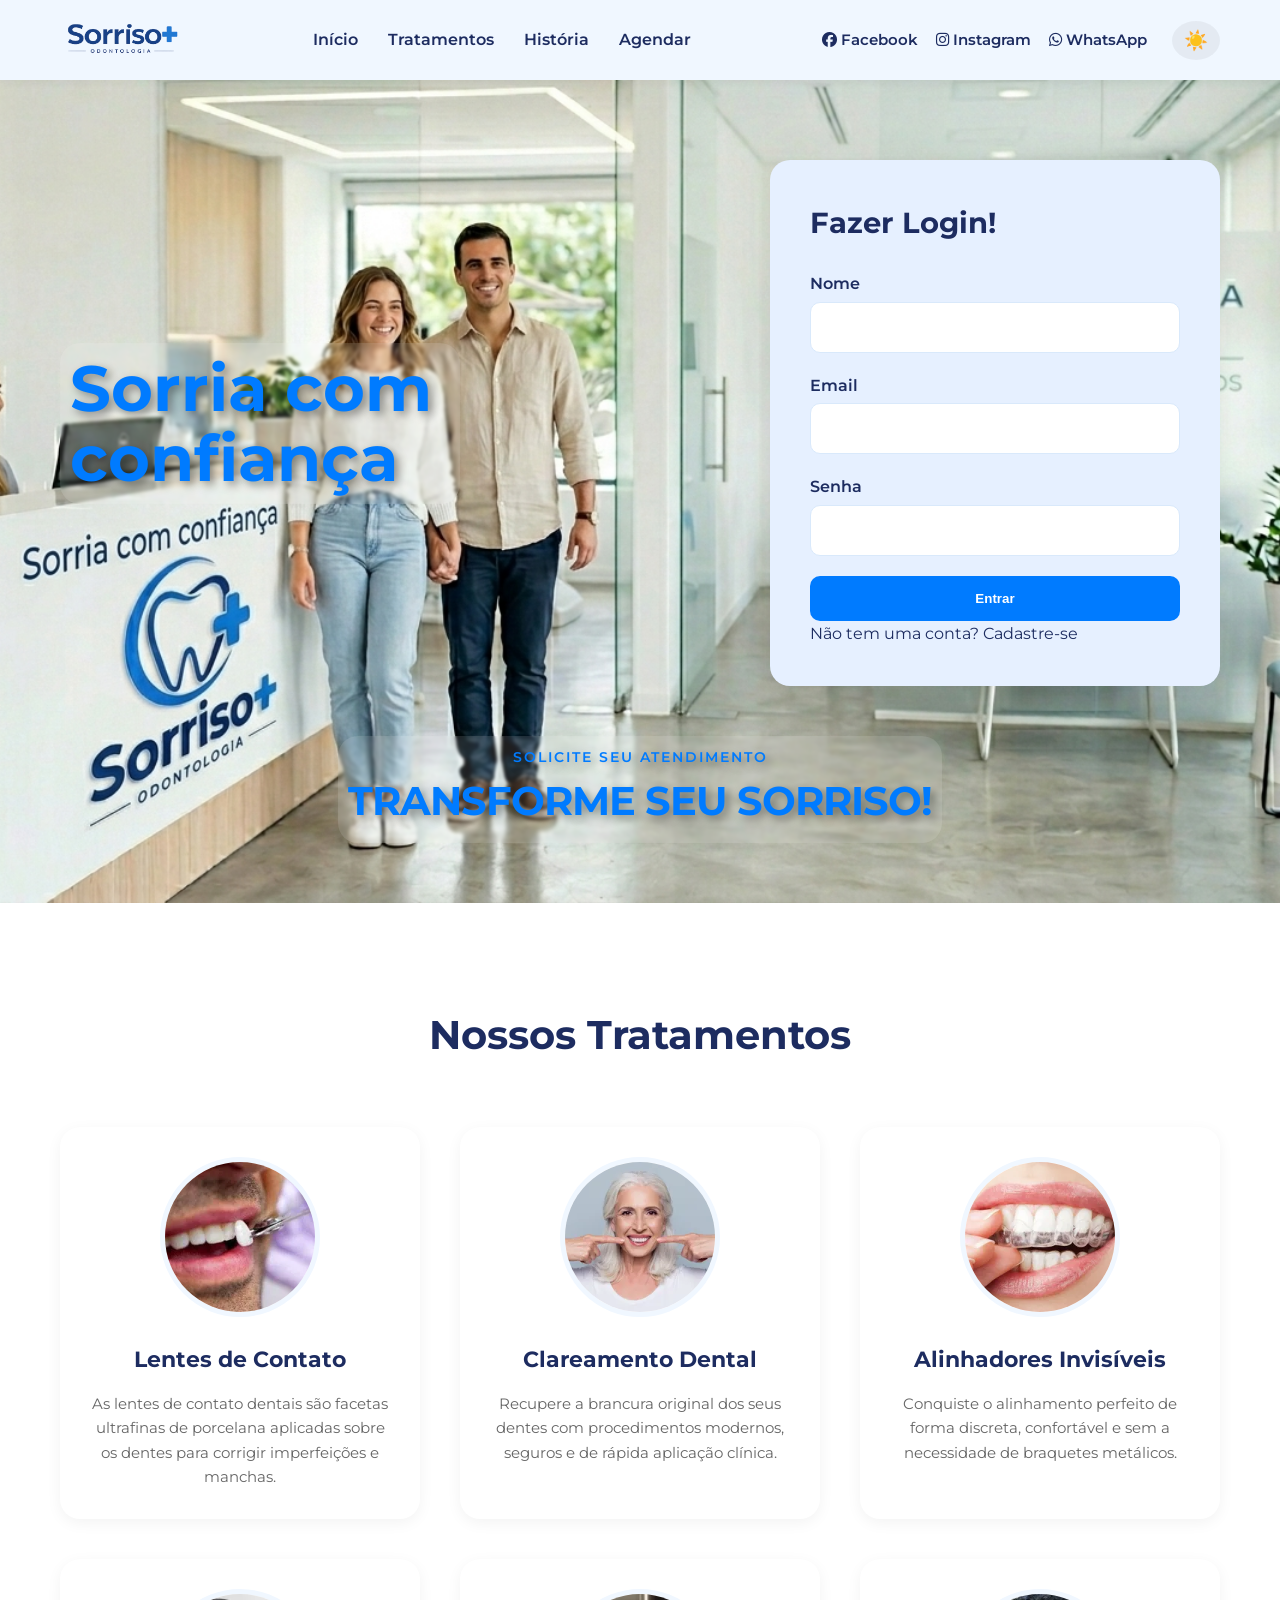
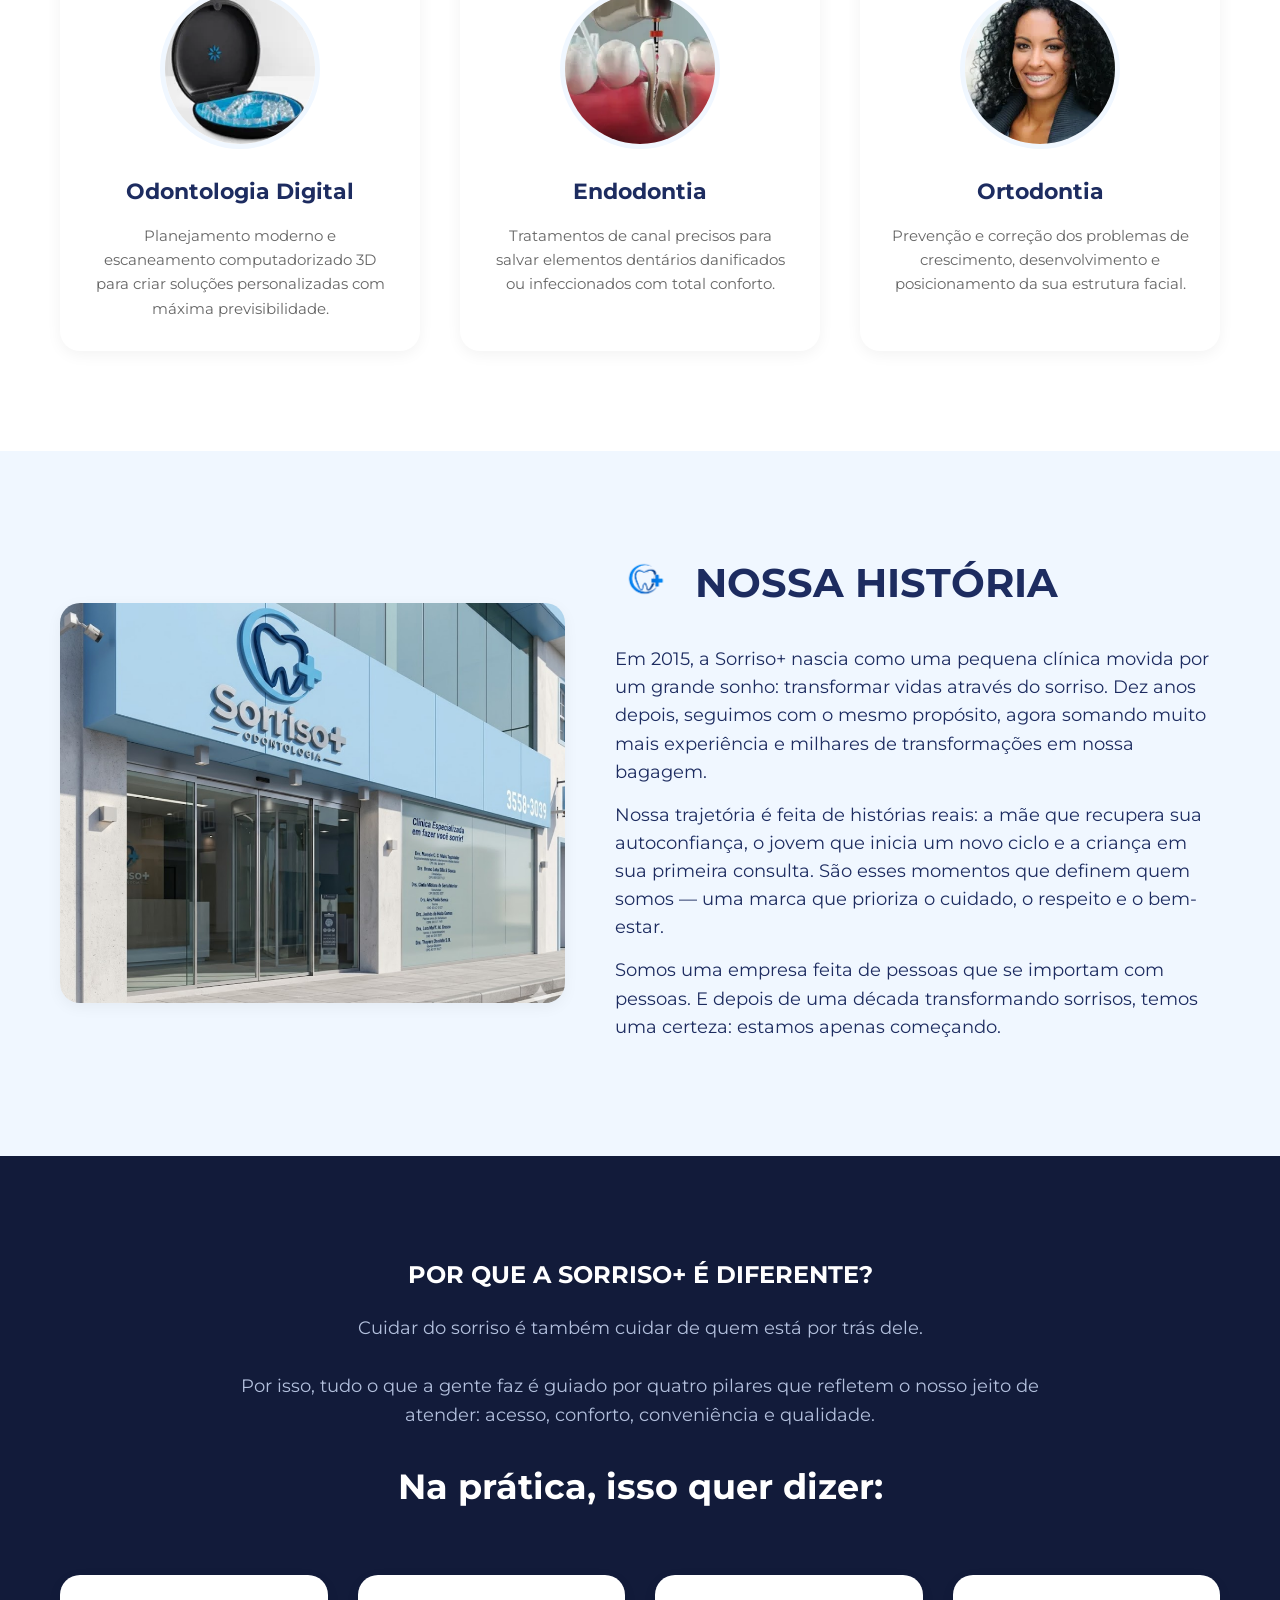
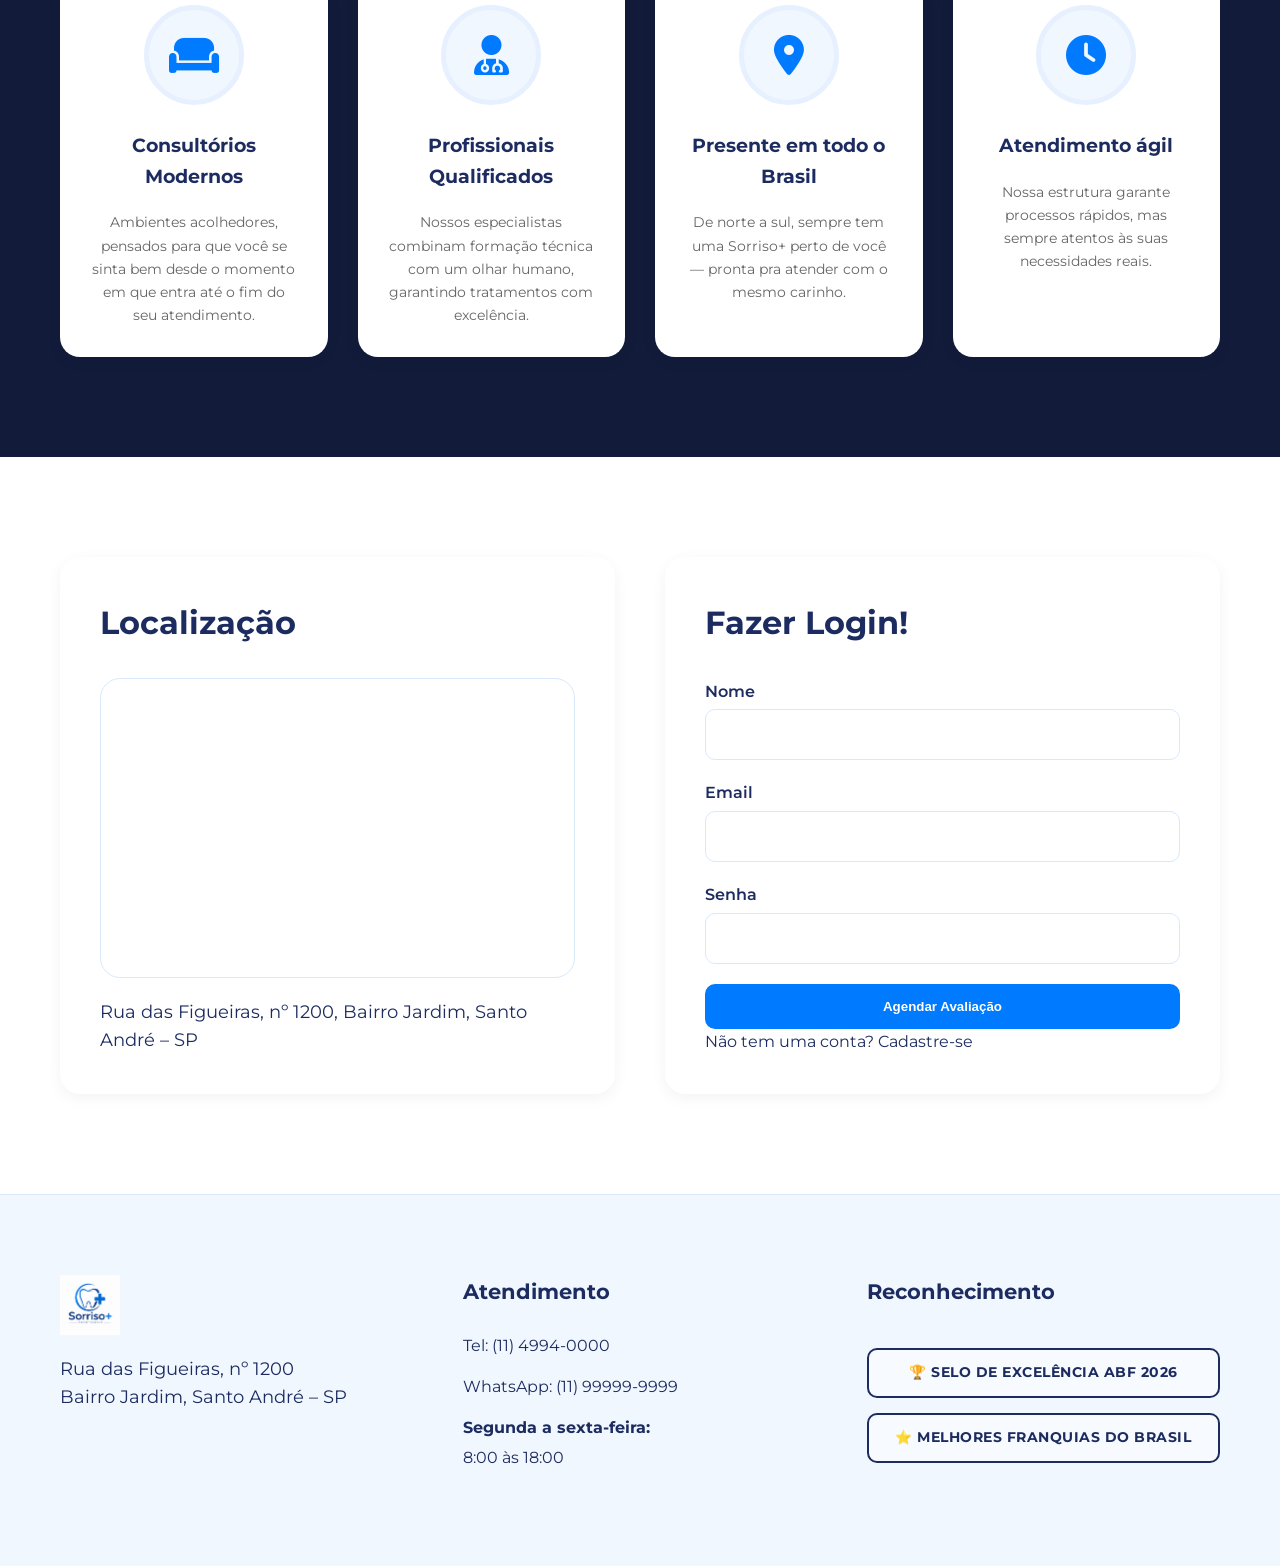
<file: index.html>
<!DOCTYPE html>
<html lang="pt-BR">
<head>
    <meta charset="UTF-8">
    <meta name="viewport" content="width=device-width, initial-scale=1.0">
    <title>Sorriso+ Odontologia - Sorria com Confiança</title>
    
    <!-- Fonte Montserrat -->
    <link href="https://fonts.googleapis.com/css2?family=Montserrat:wght@400;600;700&display=swap" rel="stylesheet">
    
    <!-- Ícones Font Awesome -->
    <link rel="stylesheet" href="https://cdnjs.cloudflare.com/ajax/libs/font-awesome/6.4.2/css/all.min.css">
    
    <style>
        /* Variáveis de cores e fontes para consistência */
        :root {
            --azul-claro: #f0f7ff;
            --azul-claro-formulario: #e6f0ff;
            --azul-escuro: #1d2c60;
            --azul-principal: #007bff;
            --branco: #ffffff;
            --cinza: #666;
            --fonte-principal: 'Montserrat', sans-serif;
            --border-radius-principal: 20px;
            --shadow-principal: 0 4px 15px rgba(0, 0, 0, 0.05);
            /* Opacidade ajustada para 94% para não ficar transparente demais */
            --overlay-hero: linear-gradient(135deg, rgba(240, 247, 255, 0.94) 0%, rgba(196, 224, 255, 0.94) 100%);
        }

        /* Variáveis para o Modo Escuro */
        body.dark-theme {
            --azul-claro: #121b3a;
            --azul-claro-formulario: #1a264e;
            --azul-escuro: #f0f7ff;
            --branco: #1d2c60;
            --cinza: #b3c0dd;
            --shadow-principal: 0 4px 15px rgba(0, 0, 0, 0.3);
            /* Opacidade ajustada para 94% no modo escuro */
            --overlay-hero: linear-gradient(135deg, rgba(18, 27, 58, 0.94) 0%, rgba(26, 38, 78, 0.94) 100%);
        }

        /* Estilos globais */
        * {
            margin: 0;
            padding: 0;
            box-sizing: border-box;
        }

        html {
            scroll-behavior: smooth;
        }

        section {
            scroll-margin-top: 90px;
        }

        body {
            font-family: var(--fonte-principal);
            color: var(--azul-escuro);
            background-color: var(--branco);
            line-height: 1.6;
            transition: background-color 0.3s ease, color 0.3s ease;
        }

        .container {
            max-width: 1200px;
            margin: 0 auto;
            padding: 0 20px;
            width: 100%;
        }

        a {
            text-decoration: none;
            color: inherit;
            transition: color 0.3s ease, opacity 0.3s ease;
        }

        a:hover {
            opacity: 0.8;
        }

        ul {
            list-style: none;
        }

        img {
            max-width: 100%;
            height: auto;
            display: block;
        }

        /* Botão principal */
        .btn-principal {
            background-color: var(--azul-principal);
            color: #ffffff;
            border: none;
            padding: 15px 30px;
            border-radius: 10px;
            font-weight: 700;
            cursor: pointer;
            transition: background-color 0.3s ease, transform 0.2s ease;
        }

        .btn-principal:hover {
            background-color: #0056b3;
            transform: translateY(-2px);
        }

        /* Cabeçalho */
        header {
            background-color: var(--azul-claro);
            padding: 20px 0;
            position: fixed;
            width: 100%;
            top: 0;
            z-index: 1000;
            box-shadow: 0 2px 10px rgba(0,0,0,0.05);
            transition: background-color 0.3s ease;
        }

        header .container {
            display: flex;
            justify-content: space-between;
            align-items: center;
        }

        .logo img {
            height: 40px;
            width: auto;
            object-fit: contain;
        }

        nav ul {
            display: flex;
            gap: 30px;
        }

        nav a {
            font-weight: 600;
        }

        nav a:hover {
            color: var(--azul-principal);
            opacity: 1;
        }

        .header-icons {
            display: flex;
            align-items: center;
            gap: 25px;
        }

        .social-icons {
            display: flex;
            gap: 18px;
            font-size: 0.95rem;
            font-weight: 600;
        }

        .social-icons a:hover {
            color: var(--azul-principal);
            opacity: 1;
        }

        .theme-toggle button {
            background: rgba(0, 0, 0, 0.05);
            border: none;
            cursor: pointer;
            font-size: 1.2rem;
            color: var(--azul-escuro);
            padding: 8px 12px;
            border-radius: 50%;
            transition: background-color 0.3s;
        }
        
        body.dark-theme .theme-toggle button {
            background: rgba(255, 255, 255, 0.1);
        }

        /* Seção Hero com Imagem de Fundo Corrigida */
        .hero {
            position: relative;
            padding: 160px 0 60px;
            min-height: 85vh;
            display: flex;
            flex-direction: column;
            justify-content: space-between;
            
            /* Imagem com overlay mais sólido para evitar transparência excessiva */
            background-image: url(/img_clinica/image\ \(1\).png);
            background-size: cover;
            background-position: center;
            background-repeat: no-repeat;
            transition: background-image 0.3s ease;
        }

        .hero-content {
            position: relative;
            z-index: 2;
            display: flex;
            justify-content: space-between;
            align-items: center;
            gap: 30px;
        }

        .hero-text h1 {
            font-size: 4rem;
            font-weight: 700;
            line-height: 1.1;
            max-width: 400px;
            color: var(--azul-principal);
            text-shadow: 4px 4px 10px rgba(0, 0, 0, 0.4);
            background-color: rgba(255, 255, 255, 0.120);
            padding: 10px;
            border-radius: 20px;
            backdrop-filter: blur(1.5px);
            -webkit-backdrop-filter: blur(1.5px);
        }

        /* Formulário flutuante */
        .hero-booking-form {
            background-color: var(--azul-claro-formulario);
            padding: 40px;
            border-radius: var(--border-radius-principal);
            box-shadow: var(--shadow-principal);
            width: 450px;
            transition: background-color 0.3s ease;
        }

        .hero-booking-form h3 {
            font-size: 1.8rem;
            margin-bottom: 25px;
        }

        .form-group {
            margin-bottom: 20px;
            text-align: left;
        }

        .form-group label {
            display: block;
            margin-bottom: 5px;
            font-weight: 600;
            color: var(--azul-escuro);
        }

        .form-group input, .form-group textarea {
            width: 100%;
            padding: 15px;
            border: 1px solid #d9e9fb;
            border-radius: 10px;
            background-color: var(--branco);
            color: var(--azul-escuro);
            font-family: var(--fonte-principal);
            font-size: 1rem;
            transition: border-color 0.3s, background-color 0.3s;
        }

        .form-group input:focus, .form-group textarea:focus {
            outline: none;
            border-color: var(--azul-principal);
        }

        .form-group textarea {
            height: 100px;
            resize: none;
        }

        .btn-booking {
            width: 100%;
        }

        .hero-footer {
            position: relative;
            z-index: 2;
            text-align: center;
            margin: auto;
            margin-top: 50px;
            padding: 20px;
            max-width: 700px;
            color: var(--azul-principal);
            text-shadow: 4px 4px 10px rgba(0, 0, 0, 0.4);
            background-color: rgba(255, 255, 255, 0.120);
            padding: 10px;
            border-radius: 20px;
            backdrop-filter: blur(1.5px);
            -webkit-backdrop-filter: blur(1.5px);
        }

        .hero-footer p {
            font-weight: 600;
            letter-spacing: 2px;
            font-size: 0.9rem;
        }

        .hero-footer h2 {
            font-size: 2.5rem;
            font-weight: 700;
            letter-spacing: -1px;
        }

        /* Seção Tratamentos */
        .treatments {
            padding: 100px 0;
        }

        .section-title {
            text-align: center;
            font-size: 2.5rem;
            font-weight: 700;
            margin-bottom: 60px;
        }

        .treatment-grid {
            display: grid;
            grid-template-columns: repeat(3, 1fr);
            gap: 40px;
        }

        .treatment-card {
            text-align: center;
            padding: 30px;
            background-color: var(--branco);
            border-radius: var(--border-radius-principal);
            box-shadow: var(--shadow-principal);
            transition: transform 0.3s ease, background-color 0.3s ease;
        }

        .treatment-card:hover {
            transform: translateY(-5px);
        }

        .treatment-image {
            width: 160px;
            height: 160px;
            margin: 0 auto 25px;
            border-radius: 50%;
            overflow: hidden;
            border: 5px solid var(--azul-claro);
            display: flex;
            justify-content: center;
            align-items: center;
            background: #fff;
        }

        .treatment-image img {
            width: 100%;
            height: 100%;
            object-fit: cover;
        }

        .treatment-card h3 {
            font-size: 1.35rem;
            margin-bottom: 15px;
            font-weight: 700;
        }

        .treatment-card p {
            color: var(--cinza);
            font-size: 0.95rem;
        }

        /* Seção Nossa História */
        .history {
            padding: 100px 0;
            background-color: var(--azul-claro);
            transition: background-color 0.3s ease;
        }

        .history .container {
            display: flex;
            justify-content: space-between;
            align-items: center;
            gap: 50px;
        }

        .history-image {
            flex: 1;
            border-radius: var(--border-radius-principal);
            overflow: hidden;
            box-shadow: var(--shadow-principal);
        }

        .history-image img {
            width: 100%;
            height: 400px;
            object-fit: cover;
        }

        .history-text {
            flex: 1.2;
        }

        .history-header {
            display: flex;
            align-items: center;
            gap: 20px;
            margin-bottom: 30px;
        }

        .logo-10-anos img {
            height: 60px;
            width: 60px;
            object-fit: contain;
        }

        .history-text h2 {
            font-size: 2.5rem;
            font-weight: 700;
        }

        .history-paragraphs p {
            font-size: 1.1rem;
            margin-bottom: 15px;
        }

        /* Seção Diferenciais */
        .differentials {
            padding: 100px 0;
            background-color: #121b3a;
            color: #ffffff;
        }

        .differentials h2 {
            color: #ffffff;
            margin-bottom: 20px;
            text-align: center;
        }

        .differentials p {
            font-size: 1.1rem;
            max-width: 800px;
            margin: 0 auto 30px;
            color: #b3c0dd;
            text-align: center;
        }

        .highlight-title {
            font-size: 2.2rem;
            font-weight: 700;
            margin-bottom: 60px;
            color: #ffffff;
            text-align: center;
        }

        .differentials-grid {
            display: grid;
            grid-template-columns: repeat(4, 1fr);
            gap: 30px;
        }

        .differential-card {
            background-color: var(--branco);
            color: var(--azul-escuro);
            padding: 30px;
            border-radius: var(--border-radius-principal);
            box-shadow: var(--shadow-principal);
            text-align: center;
        }

        .icon-container {
            width: 100px;
            height: 100px;
            margin: 0 auto 25px;
            background-color: var(--azul-claro);
            border-radius: 50%;
            display: flex;
            justify-content: center;
            align-items: center;
            border: 5px solid var(--azul-claro-formulario);
        }

        /* Ajuste para usar o Font Awesome no lugar dos Emojis */
        .icon-placeholder {
            font-size: 2.5rem;
            color: var(--azul-principal); /* Cor dos ícones */
        }

        .differential-card h4 {
            font-size: 1.2rem;
            margin-bottom: 20px;
        }

        .differential-card p {
            color: var(--cinza);
            font-size: 0.9rem;
            margin-bottom: 0;
        }

        /* Seção Localização / Agendamento */
        .contact {
            padding: 100px 0;
        }

        .contact .container {
            display: flex;
            justify-content: space-between;
            align-items: stretch;
            gap: 50px;
        }

        .location, .booking {
            flex: 1;
            background-color: var(--branco);
            padding: 40px;
            border-radius: var(--border-radius-principal);
            box-shadow: var(--shadow-principal);
            transition: background-color 0.3s ease;
            display: flex;
            flex-direction: column;
            justify-content: space-between;
        }

        .location h2, .booking h2 {
            font-size: 2rem;
            margin-bottom: 30px;
        }

        .map {
            width: 100%;
            height: 300px;
            border-radius: var(--border-radius-principal);
            overflow: hidden;
            margin-bottom: 20px;
            border: 1px solid #d9e9fb;
        }

        .location-address p {
            font-size: 1.1rem;
            color: var(--azul-escuro);
        }

        .form-row {
            display: flex;
            gap: 20px;
        }

        .form-row .col {
            flex: 1;
        }

        /* Rodapé */
        footer {
            padding: 80px 0;
            background-color: var(--azul-claro);
            border-top: 1px solid #d9e9fb;
            transition: background-color 0.3s ease, border-color 0.3s ease;
        }

        footer .container {
            display: grid;
            grid-template-columns: 1fr 1fr 1fr;
            gap: 50px;
            align-items: flex-start;
        }

        .footer-logo img {
            height: 60px;
            width: auto;
            margin-bottom: 20px;
            object-fit: contain;
        }

        .footer-logo-text p {
            font-size: 1.1rem;
        }

        .footer-title {
            font-size: 1.3rem;
            font-weight: 700;
            margin-bottom: 25px;
        }

        .footer-info p {
            margin-bottom: 15px;
        }

        .opening-hours p strong {
            display: block;
            margin-bottom: 5px;
        }

        .awards {
            display: flex;
            flex-direction: column;
            gap: 15px;
            justify-content: flex-start;
        }

        .award-badge {
            border: 2px solid var(--azul-escuro);
            padding: 12px;
            border-radius: 10px;
            font-size: 0.85rem;
            font-weight: 700;
            text-align: center;
            color: var(--azul-escuro);
            background-color: rgba(255,255,255,0.5);
            letter-spacing: 0.5px;
        }

        /* Responsividade */
        @media (max-width: 992px) {
            .hero-text h1 { font-size: 3rem; text-align: center; }
            .hero-content { flex-direction: column; text-align: center; }
            .treatment-grid { grid-template-columns: repeat(2, 1fr); }
            .differentials-grid { grid-template-columns: repeat(2, 1fr); }
            footer .container { grid-template-columns: 1fr; text-align: center; }
            .awards { align-items: center; }
            .award-badge { width: 80%; }
            .history .container, .contact .container { flex-direction: column; }
            header .container { flex-direction: column; gap: 15px; }
        }

        @media (max-width: 768px) {
            .hero-text h1 { font-size: 2.5rem; margin-bottom: 10px; }
            .hero-booking-form { width: 100%; padding: 25px; }
            .treatment-grid, .differentials-grid { grid-template-columns: 1fr; }
            .form-row { flex-direction: column; gap: 0; }
            .location, .booking { padding: 25px; }
            nav { display: none; }
        }
    </style>
</head>
<body>

    <header>
        <div class="container">
            <a href="#inicio" class="logo">
                <img src="/img_clinica/logomaior1-removebg-preview.png" alt="Sorriso+ Odontologia">
            </a>
            <nav>
                <ul>
                    <li><a href="#inicio">Início</a></li>
                    <li><a href="#tratamento">Tratamentos</a></li>
                    <li><a href="#historia">História</a></li>
                    <li><a href="#agendar">Agendar</a></li>
                </ul>
            </nav>
            <div class="header-icons">
                <div class="social-icons">
                    <a href="https://facebook.com" target="_blank" rel="noopener"><i class="fa-brands fa-facebook"></i> Facebook</a>
                    <a href="https://instagram.com" target="_blank" rel="noopener"><i class="fa-brands fa-instagram"></i> Instagram</a>
                    <a href="https://wa.me/5511999999999" target="_blank" rel="noopener"><i class="fa-brands fa-whatsapp"></i> WhatsApp</a>
                </div>
                <div class="theme-toggle">
                    <button id="themeBtn" aria-label="Alternar modo escuro">☀️</button>
                </div>
            </div>
        </div>
    </header>

    <section id="inicio" class="hero">
        <div class="container hero-content">
            <div class="hero-text">
                <h1>Sorria com confiança</h1>
            </div>
            <div class="hero-booking-form">
                <h3>Fazer Login!</h3>
                <form class="clinic-form">
                    <div class="form-group">
                        <label>Nome</label>
                        <input type="text" name="nome" required>
                    </div>
                    <div class="form-group">
                        <label>Email</label>
                        <input type="email" name="email" required>
                    </div>
                    <div class="form-group">
                        <label>Senha</label>
                        <input type="password" name="senha" required>
                    </div>
                    <button type="submit" class="btn-principal btn-booking">Entrar</button>
                    <a href="#" class="login-footer-text">Não tem uma conta? Cadastre-se</a>
                </form>
            </div>
        </div>
        <div class="hero-footer">
            <p>SOLICITE SEU ATENDIMENTO</p>
            <h2>TRANSFORME SEU SORRISO!</h2>
        </div>
    </section>

    <section id="tratamento" class="treatments">
        <div class="container">
            <h2 class="section-title">Nossos Tratamentos</h2>
            <div class="treatment-grid">
                
                <!-- Card 1 -->
                <div class="treatment-card">
                    <div class="treatment-image">
                        <img src="/img_clinica/image (6).png" alt="Lentes de Contato Dentais">
                    </div>
                    <h3>Lentes de Contato</h3>
                    <p>As lentes de contato dentais são facetas ultrafinas de porcelana aplicadas sobre os dentes para corrigir imperfeições e manchas.</p>
                </div>

                <!-- Card 2 -->
                <div class="treatment-card">
                    <div class="treatment-image">
                        <img src="/img_clinica/image (9).png" alt="Clareamento Dental">
                    </div>
                    <h3>Clareamento Dental</h3>
                    <p>Recupere a brancura original dos seus dentes com procedimentos modernos, seguros e de rápida aplicação clínica.</p>
                </div>

                <!-- Card 3 -->
                <div class="treatment-card">
                    <div class="treatment-image">
                        <img src="/img_clinica/image (7).png" alt="Alinhadores Invisíveis">
                    </div>
                    <h3>Alinhadores Invisíveis</h3>
                    <p>Conquiste o alinhamento perfeito de forma discreta, confortável e sem a necessidade de braquetes metálicos.</p>
                </div>

                <!-- Card 4 -->
                <div class="treatment-card">
                    <div class="treatment-image">
                        <img src="/img_clinica/image (8).png" alt="Odontologia Digital">
                    </div>
                    <h3>Odontologia Digital</h3>
                    <p>Planejamento moderno e escaneamento computadorizado 3D para criar soluções personalizadas com máxima previsibilidade.</p>
                </div>

                <!-- Card 5 -->
                <div class="treatment-card">
                    <div class="treatment-image">
                        <img src="/img_clinica/image (10).png" alt="Endodontia avançada">
                    </div>
                    <h3>Endodontia</h3>
                    <p>Tratamentos de canal precisos para salvar elementos dentários danificados ou infeccionados com total conforto.</p>
                </div>

                <!-- Card 6 -->
                <div class="treatment-card">
                    <div class="treatment-image">
                        <img src="/img_clinica/image (11).png" alt="Ortodontia Especializada">
                    </div>
                    <h3>Ortodontia</h3>
                    <p>Prevenção e correção dos problemas de crescimento, desenvolvimento e posicionamento da sua estrutura facial.</p>
                </div>

            </div>
        </div>
    </section>

    <section id="historia" class="history">
        <div class="container">
            <div class="history-image">
                <img src="/img_clinica/image.png" alt="Interior da Clínica Sorriso+">
            </div>
            <div class="history-text">
                <div class="history-header">
                    <div class="logo-10-anos">
                        <img src="/img_clinica/image (4).png" alt="Sorriso+ Ícone">
                    </div>
                    <h2>NOSSA HISTÓRIA</h2>
                </div>
                <div class="history-paragraphs">
                    <p>Em 2015, a Sorriso+ nascia como uma pequena clínica movida por um grande sonho: transformar vidas através do sorriso. Dez anos depois, seguimos com o mesmo propósito, agora somando muito mais experiência e milhares de transformações em nossa bagagem.</p>
                    <p>Nossa trajetória é feita de histórias reais: a mãe que recupera sua autoconfiança, o jovem que inicia um novo ciclo e a criança em sua primeira consulta. São esses momentos que definem quem somos — uma marca que prioriza o cuidado, o respeito e o bem-estar.</p>
                    <p>Somos uma empresa feita de pessoas que se importam com pessoas. E depois de uma década transformando sorrisos, temos uma certeza: estamos apenas começando.</p>
                </div>
            </div>
        </div>
    </section>

    <section id="diferenciais" class="differentials">
        <div class="container">
            <h2>POR QUE A SORRISO+ É DIFERENTE?</h2>
            <p>Cuidar do sorriso é também cuidar de quem está por trás dele.</p>
            <p>Por isso, tudo o que a gente faz é guiado por quatro pilares que refletem o nosso jeito de atender: acesso, conforto, conveniência e qualidade.</p>
            <h3 class="highlight-title">Na prática, isso quer dizer:</h3>
            <div class="differentials-grid">
                <div class="differential-card">
                    <div class="icon-container">
                        <!-- Substituído EMOJI por Ícone Vetorial -->
                        <i class="fa-solid fa-couch icon-placeholder"></i>
                    </div>
                    <h4>Consultórios Modernos</h4>
                    <p>Ambientes acolhedores, pensados para que você se sinta bem desde o momento em que entra até o fim do seu atendimento.</p>
                </div>
                <div class="differential-card">
                    <div class="icon-container">
                        <!-- Substituído EMOJI por Ícone Vetorial -->
                        <i class="fa-solid fa-user-doctor icon-placeholder"></i>
                    </div>
                    <h4>Profissionais Qualificados</h4>
                    <p>Nossos especialistas combinam formação técnica com um olhar humano, garantindo tratamentos com excelência.</p>
                </div>
                <div class="differential-card">
                    <div class="icon-container">
                        <!-- Substituído EMOJI por Ícone Vetorial -->
                        <i class="fa-solid fa-location-dot icon-placeholder"></i>
                    </div>
                    <h4>Presente em todo o Brasil</h4>
                    <p>De norte a sul, sempre tem uma Sorriso+ perto de você — pronta pra atender com o mesmo carinho.</p>
                </div>
                <div class="differential-card">
                    <div class="icon-container">
                        <!-- Substituído EMOJI por Ícone Vetorial -->
                        <i class="fa-solid fa-clock icon-placeholder"></i>
                    </div>
                    <h4>Atendimento ágil</h4>
                    <p>Nossa estrutura garante processos rápidos, mas sempre atentos às suas necessidades reais.</p>
                </div>
            </div>
        </div>
    </section>

    <section id="agendar" class="contact">
        <div class="container">
            <div class="location">
                <div>
                    <h2>Localização</h2>
                    <div class="map">
                        <iframe src="https://www.google.com/maps/embed?pb=!1m18!1m12!1m3!1d3654.6716091011355!2d-46.54160292376179!3d-23.65017266491763!2m3!1f0!2f0!3f0!3m2!1i1024!2i768!4f13.1!3m3!1m2!1s0x94ce42ee77b47b27%3A0x298ced9bf17a783!2sBairro%20Jardim%2C%20Santo%20Andr%C3%A9%20-%20SP!5e0!3m2!1spt-BR!2sbr!4v1718112000000!5m2!1spt-BR!2sbr" width="100%" height="100%" style="border:0;" allowfullscreen="" loading="lazy" referrerpolicy="no-referrer-when-downgrade"></iframe>
                    </div>
                </div>
                <div class="location-address">
                    <p>Rua das Figueiras, nº 1200, Bairro Jardim, Santo André – SP</p>
                </div>
            </div>
            <div class="booking">
                <h2>Fazer Login!</h2>
                <form class="clinic-form">
                    <div class="form-row">
                        <div class="col form-group">
                            <label>Nome</label>
                            <input type="text" name="nome" required>
                        </div>
                    </div>
                    <div class="form-row">
                        <div class="col form-group">
                            <label>Email</label>
                            <input type="email" name="email" required>
                        </div>
                    </div>
                    <div class="form-row">
                        <div class="col form-group">
                            <label>Senha</label>
                            <input type="password" name="senha" required>
                        </div>
                    </div>
                    <button type="submit" class="btn-principal btn-booking">Agendar Avaliação</button> <br>
                    <a href="#" class="login-footer-text-map">Não tem uma conta? Cadastre-se</a>
                </form>
            </div>
        </div>
    </section>

    <footer>
        <div class="container">
            <div class="footer-logo footer-col">
                <a href="#inicio" class="logo">
                    <img src="/img_clinica/image (5).png" alt="Sorriso+ Logo Completa">
                </a>
                <div class="footer-logo-text">
                    <p>Rua das Figueiras, nº 1200</p>
                    <p>Bairro Jardim, Santo André – SP</p>
                </div>
            </div>
            <div class="footer-info footer-col">
                <h4 class="footer-title">Atendimento</h4>
                <p>Tel: (11) 4994-0000</p>
                <p>WhatsApp: (11) 99999-9999</p>
                <div class="opening-hours">
                    <p><strong>Segunda a sexta-feira:</strong> 8:00 às 18:00</p>
                </div>
            </div>
            <div class="awards footer-col">
                <h4 class="footer-title">Reconhecimento</h4>
                <div class="award-badge">
                    🏆 SELO DE EXCELÊNCIA ABF 2026
                </div>
                <div class="award-badge">
                    ⭐ MELHORES FRANQUIAS DO BRASIL
                </div>
            </div>
        </div>
    </footer>

    <script>
        // Alternar Tema (Claro / Escuro)
        const themeBtn = document.getElementById('themeBtn');
        const body = document.body;

        themeBtn.addEventListener('click', () => {
            body.classList.toggle('dark-theme');
            themeBtn.textContent = body.classList.contains('dark-theme') ? '🌙' : '☀️';
        });

        // Envio de Formulários
        const forms = document.querySelectorAll('.clinic-form');
        forms.forEach(form => {
            form.addEventListener('submit', (e) => {
                e.preventDefault();
                const formData = new FormData(form);
                alert(`Obrigado, ${formData.get('nome')}! Sua solicitação foi enviada.`);
                form.reset();
            });
        });
    </script>
</body>
</html>
</file>
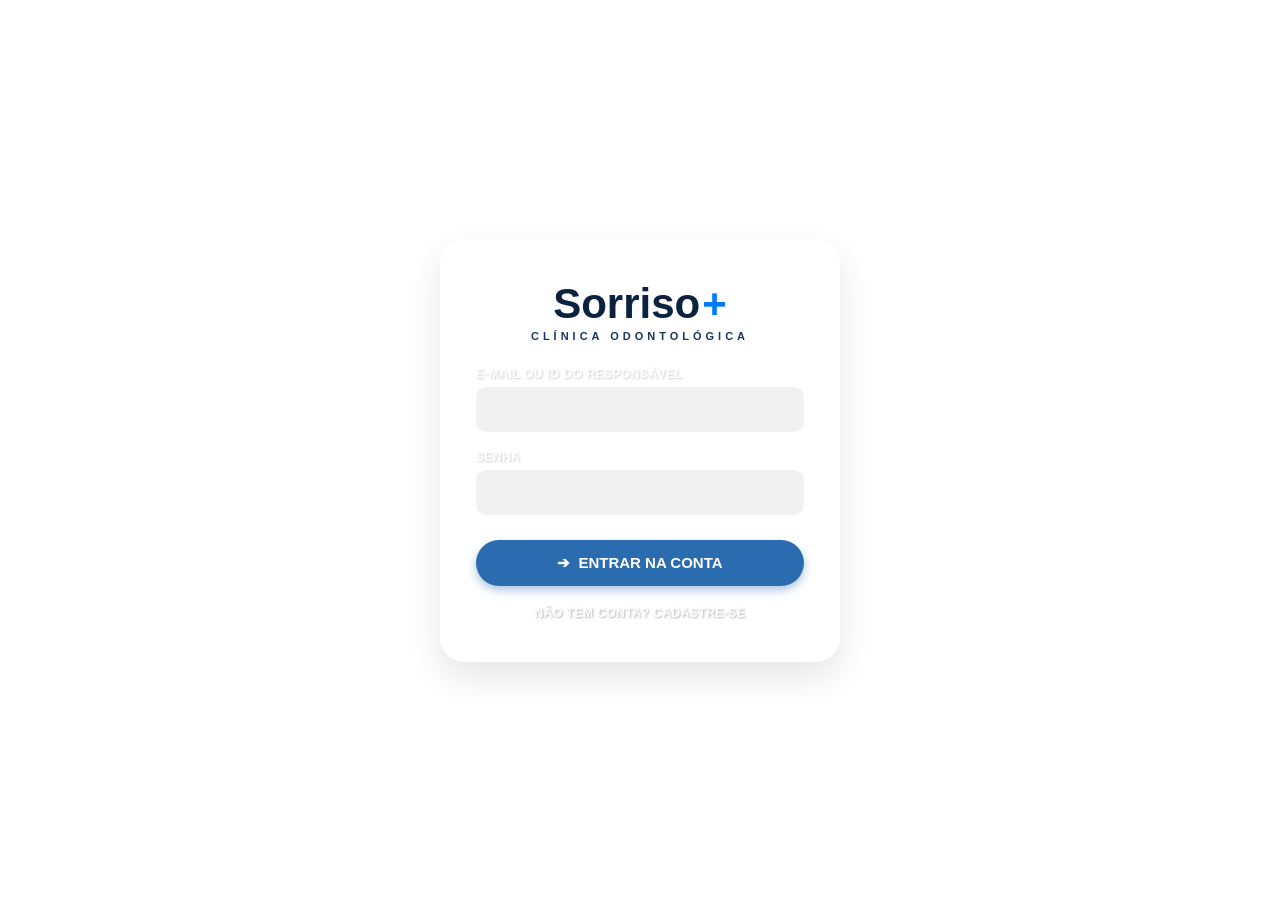
<file: loginmedicos.html>
<!DOCTYPE html>
<html lang="pt-BR">
<head>
    <meta charset="UTF-8">
    <meta name="viewport" content="width=device-width, initial-scale=1.0">
    <title>Sorriso+ | Acesso</title>
    
    <style>
        /* --- RESET E ESTILOS GERAIS --- */
        * {
            margin: 0;
            padding: 0;
            box-sizing: border-box;
            font-family: 'Segoe UI', Tahoma, Geneva, Verdana, sans-serif;
        }

        body, html {
            height: 100%;
            width: 100%;
        }

        /* --- TELA DE FUNDO --- */
        .background-container {
            /* IMPORTANTE: Substitua pela foto do seu consultório de fundo */
            background-image: url('https://images.unsplash.com/photo-1629909613654-28e377c37b09?q=80&w=2070&auto=format&fit=crop');
            background-size: cover;
            background-position: center;
            width: 100%;
            height: 100vh;
            display: flex;
            justify-content: center;
            align-items: center;
        }

        /* --- CARD DE VIDRO FOSCO (Glassmorphism) --- */
        .glass-card {
            background: rgba(255, 255, 255, 0.45); /* Transparência do vidro */
            backdrop-filter: blur(15px); /* Efeito embaçado do fundo */
            -webkit-backdrop-filter: blur(15px);
            border: 1px solid rgba(255, 255, 255, 0.6);
            border-radius: 25px;
            padding: 40px 35px;
            width: 400px;
            max-width: 90%;
            text-align: center;
            box-shadow: 0 15px 35px rgba(0, 0, 0, 0.1);
        }

        /* --- LOGO INTERNA --- */
        .logo-container {
            margin-bottom: 25px;
        }

        .logo-container h1 {
            color: #0c2340; /* Azul escuro da marca */
            font-size: 42px;
            font-weight: 800;
            display: flex;
            justify-content: center;
            align-items: center;
            gap: 2px;
            margin-bottom: 2px;
        }

        .logo-container h1 span {
            color: #007bff; /* Mais azul do '+' */
        }

        .subtitulo-logo {
            color: #1c355e;
            font-size: 11px;
            font-weight: bold;
            text-transform: uppercase;
            letter-spacing: 4px;
        }

        /* --- FORMULÁRIO E INPUTS --- */
        .form-grupo {
            margin-bottom: 18px;
            text-align: left;
        }

        .form-grupo label {
            display: block;
            color: #ffffff; /* Texto em branco idêntico à imagem */
            text-transform: uppercase;
            font-size: 12px;
            font-weight: bold;
            margin-bottom: 6px;
            letter-spacing: 0.5px;
            text-shadow: 1px 1px 2px rgba(0, 0, 0, 0.2);
        }

        .form-grupo input {
            width: 100%;
            padding: 14px 16px;
            background: rgba(240, 240, 240, 0.9); /* Fundo cinza bem claro dos inputs */
            border: none;
            border-radius: 10px;
            font-size: 15px;
            color: #333;
            outline: none;
            transition: background 0.2s;
        }

        .form-grupo input:focus {
            background: #ffffff;
        }

        /* --- MEDIDOR DE FORÇA DA SENHA --- */
        .medidor-container {
            width: 100%;
            height: 5px;
            background: rgba(255, 255, 255, 0.4);
            border-radius: 3px;
            margin-top: 8px;
            overflow: hidden;
            display: none; /* Só aparece na tela de cadastro */
        }

        #barra-forca {
            height: 100%;
            width: 0%;
            transition: width 0.3s, background-color 0.3s;
        }

        #texto-forca {
            font-size: 12px;
            font-weight: bold;
            color: #ffffff;
            margin-top: 5px;
            display: block;
            text-shadow: 1px 1px 2px rgba(0, 0, 0, 0.3);
        }

        /* --- BOTÃO ESTILO IDÊNTICO À IMAGEM --- */
        .btn-entrar {
            width: 100%;
            background-color: #2b6cb0; /* Azul do botão da imagem */
            color: #ffffff;
            border: none;
            padding: 14px;
            border-radius: 25px; /* Bordas bem arredondadas */
            font-size: 15px;
            font-weight: bold;
            text-transform: uppercase;
            cursor: pointer;
            display: flex;
            justify-content: center;
            align-items: center;
            gap: 8px;
            box-shadow: 0 4px 10px rgba(43, 108, 176, 0.4);
            margin-top: 25px;
            transition: background 0.2s;
        }

        .btn-entrar:hover {
            background-color: #1e4e8c;
        }

        /* --- LINK INFERIOR --- */
        .link-alternar {
            margin-top: 20px;
            display: inline-block;
            color: #ffffff;
            text-transform: uppercase;
            font-size: 12px;
            font-weight: bold;
            text-decoration: none;
            letter-spacing: 0.5px;
            cursor: pointer;
            text-shadow: 1px 1px 2px rgba(0, 0, 0, 0.3);
        }

        .link-alternar:hover {
            text-decoration: underline;
        }
    </style>
</head>
<body>

    <div class="background-container">
        
        <!-- O Card de vidro -->
        <div class="glass-card">
            
            <!-- Logo Sorriso+ recriada em código -->
            <div class="logo-container">
                <h1 id="logo-main">Sorriso<span>+</span></h1>
                <div class="subtitulo-logo">Clínica Odontológica</div>
            </div>

            <!-- Formulário Dinâmico -->
            <form id="formAcesso" onsubmit="event.preventDefault();">
                
                <!-- Campo Nome (Começa oculto no modo Login) -->
                <div class="form-grupo" id="grupo-nome" style="display: none;">
                    <label for="nome">Nome Completo</label>
                    <input type="text" id="nome" placeholder="Digite seu nome">
                </div>

                <!-- Campo E-mail -->
                <div class="form-grupo">
                    <label id="label-usuario" for="email">E-mail ou ID do Responsável</label>
                    <input type="text" id="email" required>
                </div>

                <!-- Campo Senha -->
                <div class="form-grupo">
                    <label for="senha">Senha</label>
                    <input type="password" id="senha" required oninput="validarSenha()">
                    
                    <!-- Barra de força (Cadastro) -->
                    <div class="medidor-container" id="medidor-senha">
                        <div id="barra-forca"></div>
                    </div>
                    <span id="texto-forca"></span>
                </div>

                <!-- Botão de Ação Principal -->
                <button type="submit" class="btn-entrar" id="btn-submit">
                    <span id="icone-btn">➔</span> <span id="texto-btn">Entrar na Conta</span>
                </button>

                <!-- Link de Alternância -->
                <a class="link-alternar" id="link-troca" onclick="alternarTela()">Não tem conta? Cadastre-se</a>
            </form>

        </div>

    </div>

    <!-- --- LÓGICA DE INTERAÇÃO (JS) --- -->
    <script>
        let modoCadastro = false;

        function alternarTela() {
            modoCadastro = !modoCadastro;

            const grupoNome = document.getElementById('grupo-nome');
            const labelUsuario = document.getElementById('label-usuario');
            const medidorSenha = document.getElementById('medidor-senha');
            const textoForca = document.getElementById('texto-forca');
            const textoBtn = document.getElementById('texto-btn');
            const linkTroca = document.getElementById('link-troca');
            const campoNome = document.getElementById('nome');
            const campoSenha = document.getElementById('senha');

            if (modoCadastro) {
                // Configura interface para Criar Conta
                grupoNome.style.display = 'block';
                campoNome.setAttribute('required', 'true');
                labelUsuario.innerText = 'E-mail';
                medidorSenha.style.display = 'block';
                textoBtn.innerText = 'Criar minha conta';
                linkTroca.innerText = 'Já possui ID? Fazer Login';
                campoSenha.value = '';
                validarSenha();
            } else {
                // Volta para o padrão da Imagem (Login)
                grupoNome.style.display = 'none';
                campoNome.removeAttribute('required');
                labelUsuario.innerText = 'E-mail ou ID do Responsável';
                medidorSenha.style.display = 'none';
                textoForca.innerText = '';
                textoBtn.innerText = 'Entrar na Conta';
                linkTroca.innerText = 'Não tem conta? Cadastre-se';
            }
        }

        function validarSenha() {
            if (!modoCadastro) return; // Só valida força de senha se for Cadastro

            const senha = document.getElementById('senha').value;
            const barra = document.getElementById('barra-forca');
            const texto = document.getElementById('texto-forca');
            
            let pontos = 0;

            if (senha.length >= 6) pontos += 1;
            if (senha.match(/[0-9]/)) pontos += 1;
            if (senha.match(/[A-Z]/)) pontos += 1;
            if (senha.match(/[^A-Za-z0-9]/)) pontos += 1;

            if (senha.length === 0) {
                barra.style.width = '0%';
                texto.innerText = '';
                return;
            }

            if (pontos <= 1) {
                barra.style.width = '30%';
                barra.style.backgroundColor = '#ff4d4d'; // Vermelho
                texto.innerText = 'Senha Fraca';
            } else if (pontos === 2 || pontos === 3) {
                barra.style.width = '65%';
                barra.style.backgroundColor = '#ffcc00'; // Amarelo
                texto.innerText = 'Senha Média';
            } else {
                barra.style.width = '100%';
                barra.style.backgroundColor = '#28a745'; // Verde
                texto.innerText = 'Senha Forte';
            }
        }
    </script>
</body>
</html>
</file>
